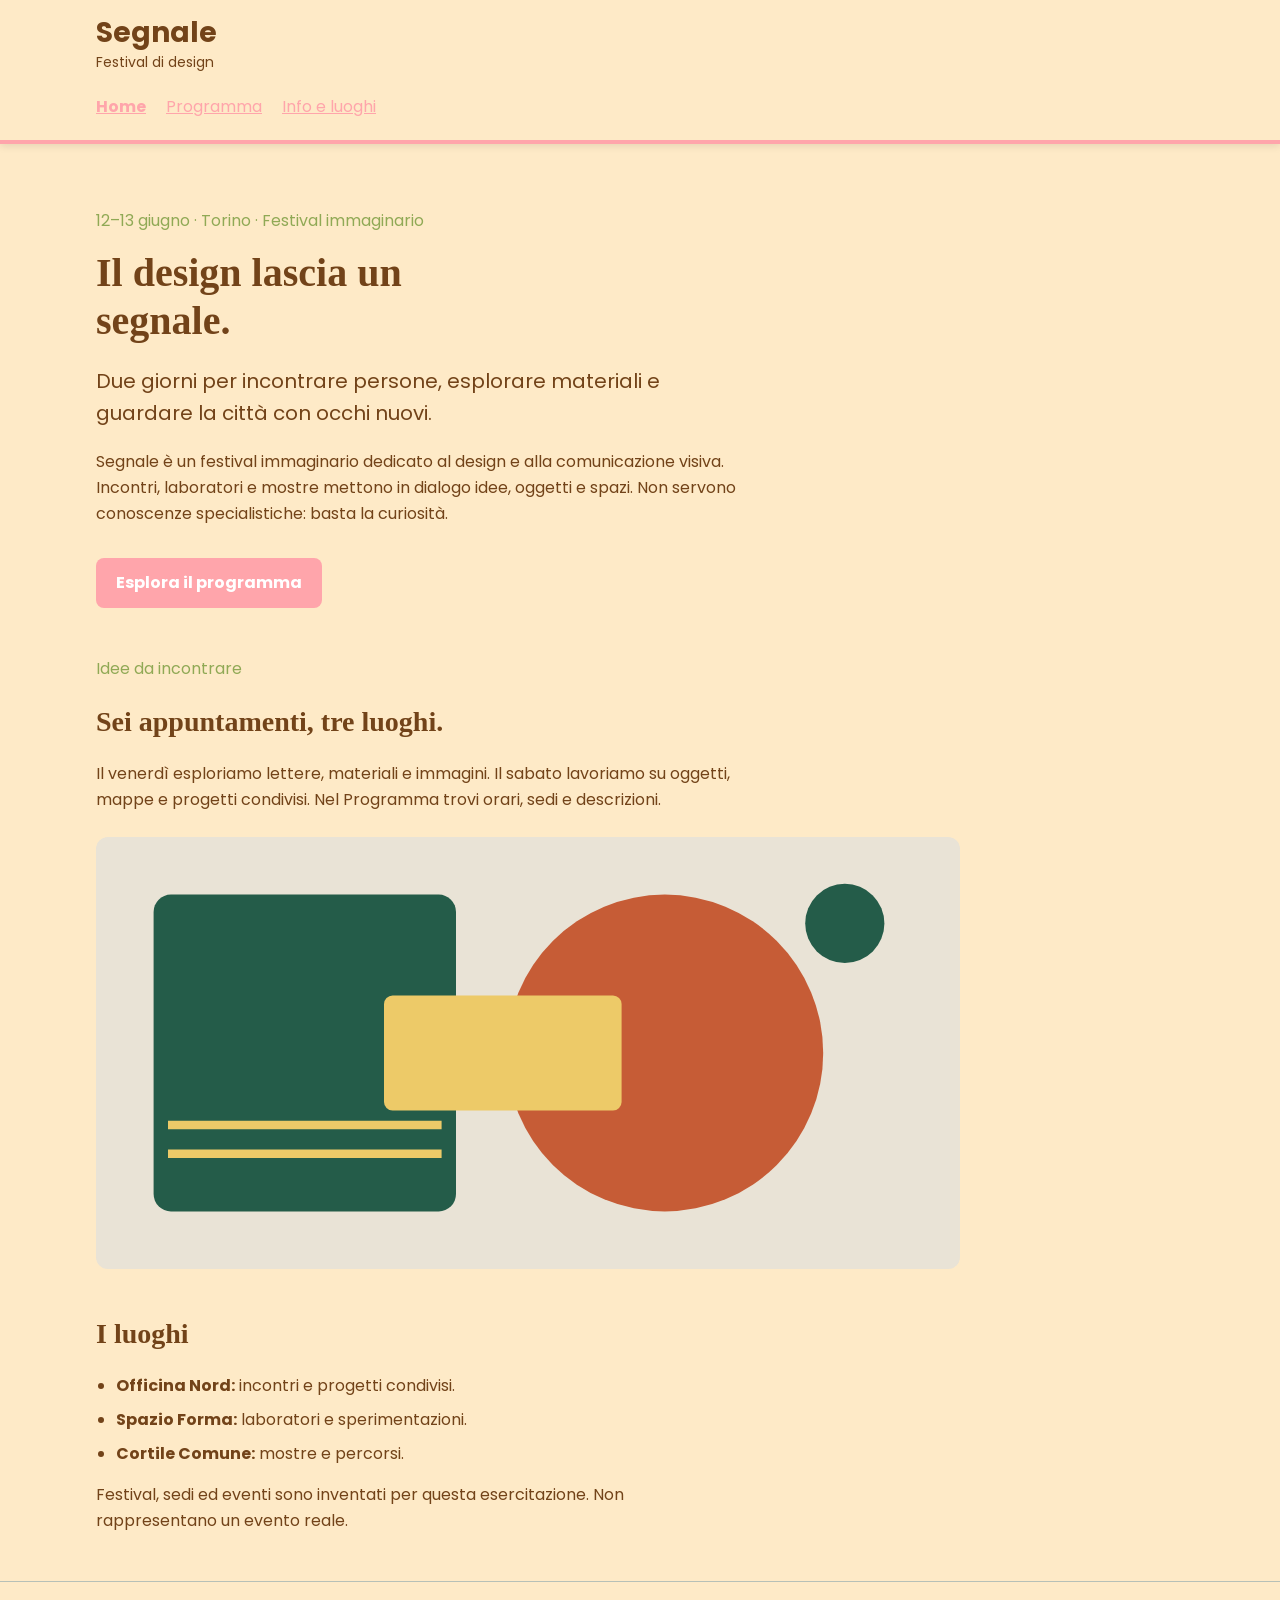
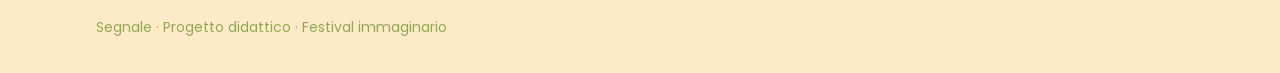
<file: index.html>
<!doctype html>
<html lang="it">
<head>
  <meta charset="utf-8">
  <meta name="viewport" content="width=device-width, initial-scale=1">
  <title>Segnale — Festival di design</title>
  <link rel="preconnect" href="https://fonts.googleapis.com">
  <link rel="preconnect" href="https://fonts.gstatic.com" crossorigin>
  <link href="https://fonts.googleapis.com/css2?family=Poppins:wght@400;500;600;700&display=swap" rel="stylesheet">
  <link rel="stylesheet" href="style.css">
</head>
<body>
  <a class="skip-link" href="#contenuto">Vai al contenuto</a>
  <header class="site-header">
    <div class="container">
      <a class="brand" href="index.html">Segnale<span>Festival di design</span></a>
      <nav aria-label="Navigazione principale">
        <a href="index.html" aria-current="page">Home</a>
        <!-- Da completare: collegare questa voce alla pagina Programma. -->
        <a href="programma.html">Programma</a>
        <a href="info.html">Info e luoghi</a>
      </nav>
    </div>
  </header>

  <main id="contenuto" class="container">
    <section class="intro" aria-labelledby="titolo-home">
      <p class="eyebrow">12–13 giugno · Torino · Festival immaginario</p>
      <h1 id="titolo-home">Il design lascia un segnale.</h1>
      <p class="lead">Due giorni per incontrare persone, esplorare materiali e guardare la città con occhi nuovi.</p>
      <p class="reading-text">Segnale è un festival immaginario dedicato al design e alla comunicazione visiva. Incontri, laboratori e mostre mettono in dialogo idee, oggetti e spazi. Non servono conoscenze specialistiche: basta la curiosità.</p>
      <!-- Da completare: anche questo collegamento deve aprire il Programma. -->
     <a class="button-link" href="programma.html">Esplora il programma</a>
    </section>

    <section class="content-section" aria-labelledby="titolo-festival">
      <p class="eyebrow">Idee da incontrare</p>
      <h2 id="titolo-festival">Sei appuntamenti, tre luoghi.</h2>
      <p class="reading-text">Il venerdì esploriamo lettere, materiali e immagini. Il sabato lavoriamo su oggetti, mappe e progetti condivisi. Nel Programma trovi orari, sedi e descrizioni.</p>
      <img class="festival-image" src="assets/festival.svg" alt="Composizione geometrica di cerchi e rettangoli nei colori del festival" width="1200" height="600">
    </section>

    <section class="content-section" aria-labelledby="titolo-luoghi">
      <h2 id="titolo-luoghi">I luoghi</h2>
      <ul class="venues">
        <li><strong>Officina Nord:</strong> incontri e progetti condivisi.</li>
        <li><strong>Spazio Forma:</strong> laboratori e sperimentazioni.</li>
        <li><strong>Cortile Comune:</strong> mostre e percorsi.</li>
      </ul>
      <p class="reading-text">Festival, sedi ed eventi sono inventati per questa esercitazione. Non rappresentano un evento reale.</p>
    </section>
  </main>

  <footer class="site-footer"><div class="container"><p>Segnale · Progetto didattico · Festival immaginario</p></div></footer>
</body>
</html>
</file>
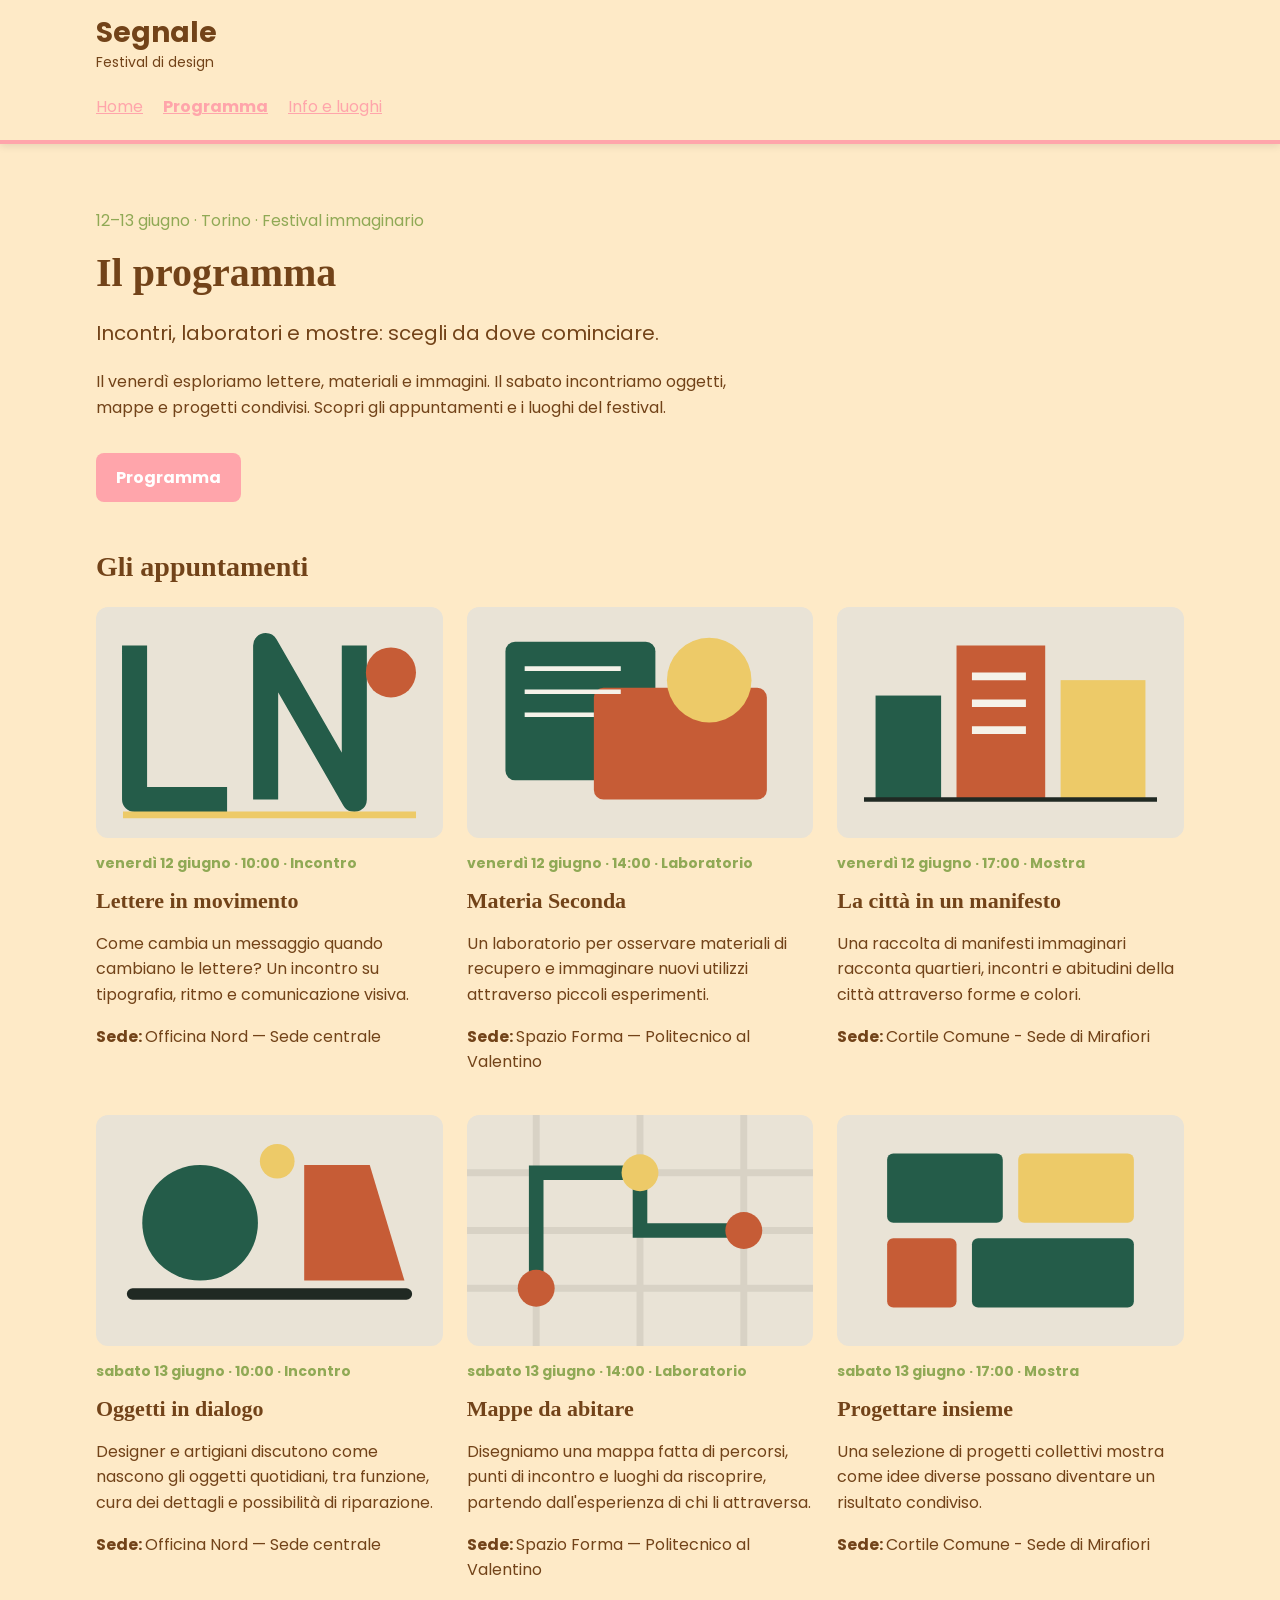
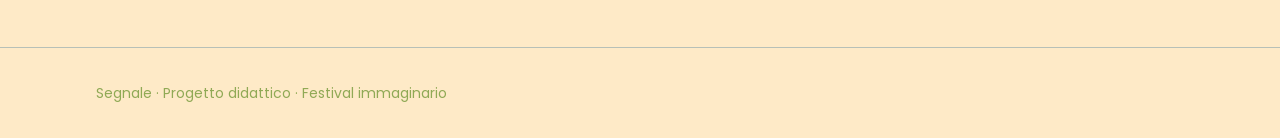
<file: programma.html>
<!doctype html>
<html lang="it">
<head>
  <meta charset="utf-8">
  <meta name="viewport" content="width=device-width, initial-scale=1">
  <title>Programma — Segnale</title>
  <link rel="preconnect" href="https://fonts.googleapis.com">
  <link rel="preconnect" href="https://fonts.gstatic.com" crossorigin>
  <link href="https://fonts.googleapis.com/css2?family=Poppins:wght@400;500;600;700&display=swap" rel="stylesheet">
  <link rel="stylesheet" href="style.css">
</head>

<body>
  <a class="skip-link" href="#contenuto">Vai al contenuto</a>
  <header class="site-header">
    <div class="container">
      <a class="brand" href="index.html">Segnale<span>Festival di design</span></a>
      <nav aria-label="Navigazione principale">
        <!-- Da completare: collegare questa voce alla Home. -->
        <a href="index.html">Home</a>
        <a href="programma.html" aria-current="page">Programma</a>
        <a href="info.html">Info e luoghi</a>
      </nav>
    </div>
  </header>

  <main id="contenuto" class="container">
    <section class="intro" aria-labelledby="titolo-programma">
      <p class="eyebrow">12–13 giugno · Torino · Festival immaginario</p>
      <h1 id="titolo-programma">Il programma</h1>
      <p class="lead">Incontri, laboratori e mostre: scegli da dove cominciare.</p>
      <p class="reading-text">Il venerdì esploriamo lettere, materiali e immagini. Il sabato incontriamo oggetti, mappe e progetti condivisi. Scopri gli appuntamenti e i luoghi del festival.</p>
      <a class="button-link nav-button" href="programma.html">Programma</a>
    </section>

    <section class="content-section" aria-labelledby="titolo-eventi">
     <h2 id="titolo-eventi">Gli appuntamenti</h2>
     <p id="event-status" role="status">Caricamento degli eventi…</p>
     <div id="event-grid" class="event-grid"></div>
    </section>
  </main>

  <footer class="site-footer"><div class="container"><p>Segnale · Progetto didattico · Festival immaginario</p></div></footer>

  <script src="programma.js"></script>
</body>
</html>
</file>
<file: style.css>
/* Stile iniziale: tipografia, colori e variabili CSS sono già predisposti.
   Lavoreremo su collegamenti, CSS condiviso e disposizione delle schede. */

/* Scelte comuni: ogni regola usa var() per richiamarne il valore. */
:root {
  --colore-primario: #ffa5ab;
  --colore-primario-scuro: #da627d;
  --colore-sfondo: #feeac7;
  --colore-testo: #724319;
  
  --font-testo: "Poppins", Arial, sans-serif;
  --font-titoli: Georgia, "Times New Roman", serif;
}

* {
  box-sizing: border-box;
}

body {
  margin: 0;
  background: var(--colore-sfondo);
  color: var(--colore-testo);
  font-family: var(--font-testo);
  font-size: 1rem;
  line-height: 1.6;
}

a {
  color: var(--colore-primario);
}

a:hover {
  text-decoration-thickness: 3px;
}

a:focus-visible {
  outline: 3px solid var(--colore-testo);
  outline-offset: 4px;
}

.container {
  width: 92%;
  max-width: 68rem;
  margin: 0 auto;
}

.site-header {
  position: sticky;
  top: 0;
  z-index: 1000;
  background: #feeac7;
  padding: 1rem;
  box-shadow: 0 2px 8px rgb(0 0 0 / 10%);
  border-bottom: 4px solid var(--colore-primario);
}

/* Keep the title and menu clear when the links stack on mobile */
.site-title {
  display: block;
  margin-bottom: 0.75rem;
}

.site-nav {
  display: flex;
  flex-direction: column;
  gap: 0.5rem;
}

@media (min-width: 600px) {
  .site-header {
    display: flex;
    align-items: center;
    justify-content: space-between;
    gap: 1rem;
  }

  .site-title {
    margin-bottom: 0;
  }

  .site-nav {
    flex-direction: row;
    flex-wrap: wrap;
    gap: 1.5rem;
  }
}

.brand {
  display: inline-block;
  color: var(--colore-testo);
  font-size: 1.75rem;
  font-weight: bold;
  line-height: 1.2;
  text-decoration: none;
}

.brand span {
  display: block;
  margin-top: 0.25rem;
  font-size: 0.875rem;
  font-weight: normal;
}

nav {
  display: flex;
  flex-direction: column;
  align-items: flex-start;
  gap: 0.25rem 1.25rem;
  margin-top: 1rem;
}

nav a {
  display: block;
  padding: 0.25rem 0;
}

@media (min-width: 600px) {
  nav {
    flex-direction: row;
    flex-wrap: wrap;
    align-items: center;
  }
}

nav a[aria-current="page"] {
  font-weight: bold;
}

.nav-button {
  margin-top: 0;
  padding: 0.4rem 0.8rem;
}

.intro {
  padding: 3rem 0 1rem;
}

.eyebrow {
  color: #90a955;
}
.event-meta {
  color: #90a955;
  font-size: 0.875rem;
  font-weight: bold;
}

h1,
h2,
h3 {
  font-family: var(--font-titoli);
  line-height: 1.2;
}

h1 {
  max-width: 18ch;
  margin: 0.75rem 0 1.25rem;
  font-size: 2.5rem;
}

h2 {
  font-size: 1.75rem;
}

h3 {
  margin: 0.5rem 0 0.75rem;
  font-size: 1.375rem;
}

.lead {
  max-width: 48ch;
  font-size: 1.25rem;
}

.reading-text {
  max-width: 65ch;
}

.button-link {
  display: inline-block;
  margin-top: 1rem;
  padding: 0.75rem 1.25rem;
  border-radius: 0.5rem;
  background: var(--colore-primario);
  color: #ffffff;
  font-weight: bold;
  text-decoration: none;
}

.button-link:hover {
  background: var(--colore-primario-scuro);
}

.content-section {
  margin: 2rem 0 3rem;
}

.festival-image {
  display: block;
  width: 100%;
  max-width: 54rem;
  height: auto;
  margin-top: 1.5rem;
  border-radius: 0.75rem;
}

.venues {
  padding-left: 1.25rem;
}

.venues li {
  margin-bottom: 0.5rem;
}

.event-grid {
  display: grid;
  grid-template-columns: minmax(0, 1fr);
  gap: 1.5rem;
}

.event-card {
  min-width: 0;
}

.event-card img {
  display: block;
  width: 100%;
  height: auto;
  border-radius: 0.75rem;
}

@media (min-width: 600px) {
  .event-grid {
    grid-template-columns: repeat(2, minmax(0, 1fr));
  }
}

@media (min-width: 1024px) {
  .event-grid {
    grid-template-columns: repeat(3, minmax(0, 1fr));
  }
}

.site-footer {
  padding: 1.25rem 0;
  border-top: 1px solid #b7c0b7;
  color: #90a955;
  font-size: 0.875rem;
}

.skip-link {
  position: absolute;
  top: -6rem;
  left: 1rem;
  padding: 0.75rem 1rem;
  background: #ffffff;
  color: var(--colore-testo);
}

.skip-link:focus {
  top: 1rem;
}

.galleria-sedi {
  width: 100%;
  max-width: 800px;
  margin: 2rem auto;
  padding: 0 1rem;
}

.swiper {
  width: 100%;
  height: auto;
  border-radius: 8px;
  overflow: hidden;
}

.swiper-slide figure {
  margin: 0;
  width: 100%;
}

.swiper-slide img {
  width: 100%;
  height: auto;
  aspect-ratio: 16 / 9;
  object-fit: cover;
  display: block;
}

.swiper-slide figcaption {
  padding: 12px 16px;
  text-align: center;
  font-size: 0.95rem;
  color: var(--colore-testo);
  background-color: var(--colore-sfondo);
}

.map-container {
  width: 100%;
  height: 450px;
}

.map-container iframe {
  display: block;
  width: 100%;
  height: 100%;
  border: 0;
}

@media (max-width: 600px) {
  .map-container {
    height: 350px;
  }
}
/* Qui aggiungeremo la media query durante la demo. */
</file>
